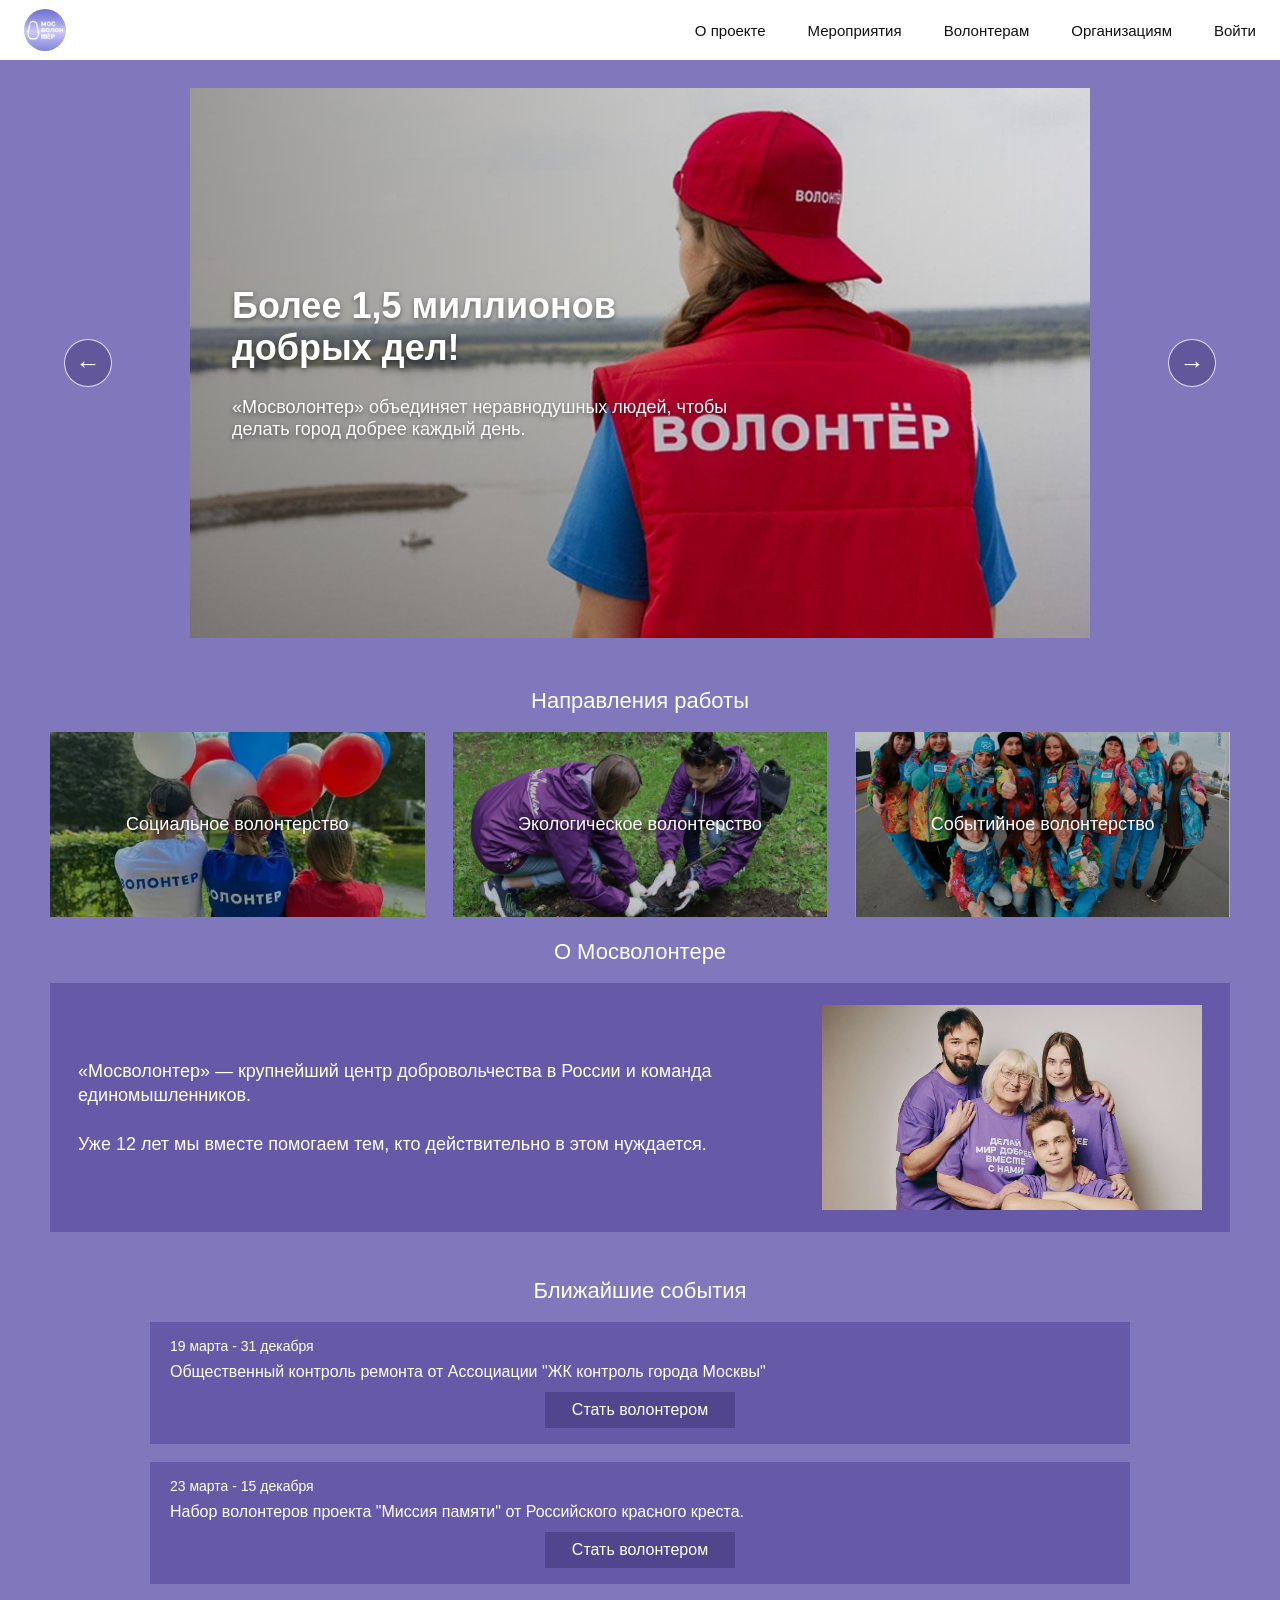
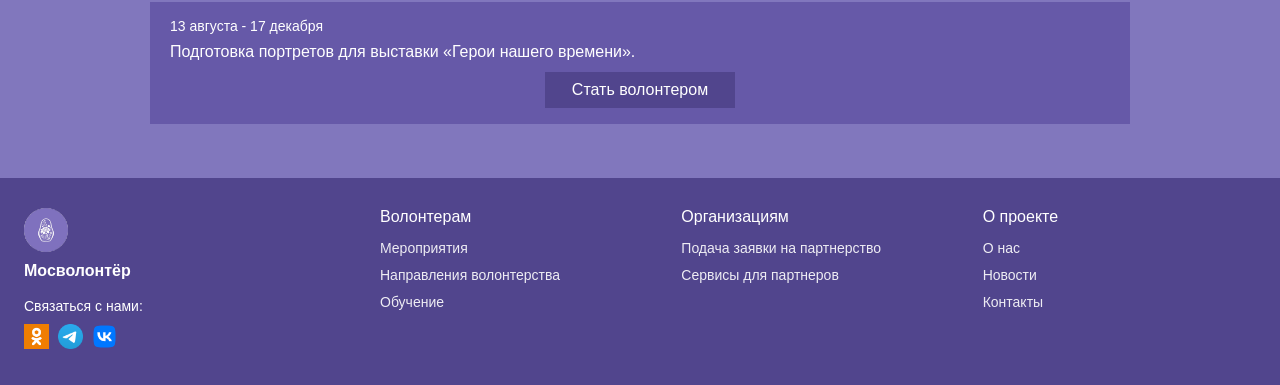
<file: index.html>
<!DOCTYPE html>
<html lang="ru">
<head>
    <meta charset="UTF-8">
    <meta name="viewport" content="width=device-width, initial-scale=1.0">
    <title>Мосволонтер - Главная</title>
    <link rel="stylesheet" href="style.css">
</head>
<body>
    <header class="header">
        <div class="logo">
            <img src="logo-matreshka.png" alt="Мосволонтер" class="logo-img">
        </div>
        <nav class="nav">
            <a href="#" id="nav-about">О проекте</a>
            <a href="#" id="nav-events">Мероприятия</a>
            <a href="#" data-modal="volunteers">Волонтерам</a>
            <a href="#" data-modal="organizations">Организациям</a>
            <a href="login.html" id="authLink">Войти</a>
        </nav>
    </header>

    <section class="hero">
        <button class="slider-arrow slider-prev" type="button" aria-label="Предыдущий слайд" id="prevBtn">
            &#8592;
        </button>

        <div class="slider-container">
            <div class="slider-track" id="sliderTrack">
                <div class="hero-slide" style="background-image: url('slide1.png');">
                    <div class="hero-copy">
                        <h1>Более 1,5 миллионов добрых дел!</h1>
                        <p>«Мосволонтер» объединяет неравнодушных людей, чтобы делать город добрее каждый день.</p>
                    </div>
                </div>
                <div class="hero-slide" style="background-image: url('slide2.png');">
                    <div class="hero-copy">
                        <h1>Найди свое направление</h1>
                        <p>Свыше 10 сфер — от экологии до событийного волонтерства. Выбирай то, что откликается тебе.</p>
                    </div>
                </div>
                <div class="hero-slide" style="background-image: url('slide3.png');">
                    <div class="hero-copy">
                        <h1>Москва помогает</h1>
                        <p>Помогай в сборе гуманитарной помощи для участников СВО и жителей новых регионов.</p>
                    </div>
                </div>
                <div class="hero-slide" style="background-image: url('slide4.png');">
                    <div class="hero-copy">
                        <h1>Твой путь начинается здесь</h1>
                        <p>Пройди бесплатные онлайн-курсы, получи книжку волонтера и открывай новые возможности.</p>
                    </div>
                </div>
            </div>
        </div>

        <button class="slider-arrow slider-next" type="button" aria-label="Следующий слайд" id="nextBtn">
            &#8594;
        </button>
    </section>

    <h2 class="section-title">Направления работы</h2>
    <div class="grid-container">
        <div class="card" data-modal="social">
            <img src="direction-social.png" alt="Социальное" class="card-img">
            <h3>Социальное волонтерство</h3>
        </div>
        <div class="card" data-modal="eco">
            <img src="direction-eco.png" alt="Экологическое" class="card-img">
            <h3>Экологическое волонтерство</h3>
        </div>
        <div class="card" data-modal="event">
            <img src="direction-event.png" alt="Событийное" class="card-img">
            <h3>Событийное волонтерство</h3>
        </div>
    </div>

    <h2 class="section-title" id="about">О Мосволонтере</h2>
    <div class="about-section">
        <div class="about-text">
            <p>«Мосволонтер» — крупнейший центр добровольчества в России и команда единомышленников.</p>
            <br>
            <p>Уже 12 лет мы вместе помогаем тем, кто действительно в этом нуждается.</p>
        </div>
        <img src="about.jpg" alt="Команда" class="about-img">
    </div>

    <h2 class="section-title" id="events">Ближайшие события</h2>
    <div class="events-container">
        <div class="event-item">
            <div class="event-info">
                <h4>19 марта - 31 декабря</h4>
                <p>Общественный контроль ремонта от Ассоциации "ЖК контроль города Москвы"</p>
            </div>
            <button class="btn btn-primary" onclick="window.location.href='register.html'">Стать волонтером</button>
        </div>
        <div class="event-item">
            <div class="event-info">
                <h4>23 марта - 15 декабря</h4>
                <p>Набор волонтеров проекта "Миссия памяти" от Российского красного креста.</p>
            </div>
            <button class="btn btn-primary" onclick="window.location.href='register.html'">Стать волонтером</button>
        </div>
        <div class="event-item">
            <div class="event-info">
                <h4>13 августа - 17 декабря</h4>
                <p>Подготовка портретов для выставки «Герои нашего времени».</p>
            </div>
            <button class="btn btn-primary" onclick="window.location.href='register.html'">Стать волонтером</button>
        </div>
    </div>

    <footer class="footer">
        <div class="footer-brand">
            <img src="logo.png" alt="Мосволонтер" class="footer-logo-img">
            <strong>Мосволонтёр</strong>
            <p>Связаться с нами:</p>
            <div class="social-links">
                <a href="#" aria-label="Одноклассники">
                    <img src="ok.png" alt="Одноклассники">
                </a>
                <a href="#" aria-label="Telegram">
                    <img src="tg.png" alt="Telegram">
                </a>
                <a href="#" aria-label="ВКонтакте">
                    <img src="vk.png" width="30px" alt="ВКонтакте">
                </a>
            </div>
        </div>
        <div class="footer-col">
            <h3>Волонтерам</h3>
            <a href="#" id="nav-events-footer">Мероприятия</a>
            <a href="#" data-modal="volunteers">Направления волонтерства</a>
            <a href="#" data-modal="volunteers">Обучение</a>
        </div>
        <div class="footer-col">
            <h3>Организациям</h3>
            <a href="#" data-modal="organizations">Подача заявки на партнерство</a>
            <a href="#" data-modal="organizations">Сервисы для партнеров</a>
        </div>
        <div class="footer-col">
            <h3>О проекте</h3>
            <a href="#" data-modal="about">О нас</a>
            <a href="#" data-modal="news">Новости</a>
            <a href="#" data-modal="contacts">Контакты</a>
        </div>
    </footer>

    <!-- Универсальное модальное окно -->
    <div class="modal" id="infoModal" aria-hidden="true">
        <div class="modal-content">
            <span class="close-modal" id="closeModal" aria-label="Закрыть">&times;</span>
            <div id="modalBody"></div>
        </div>
    </div>

    <script src="script.js"></script>
</body>
</html>
</file>
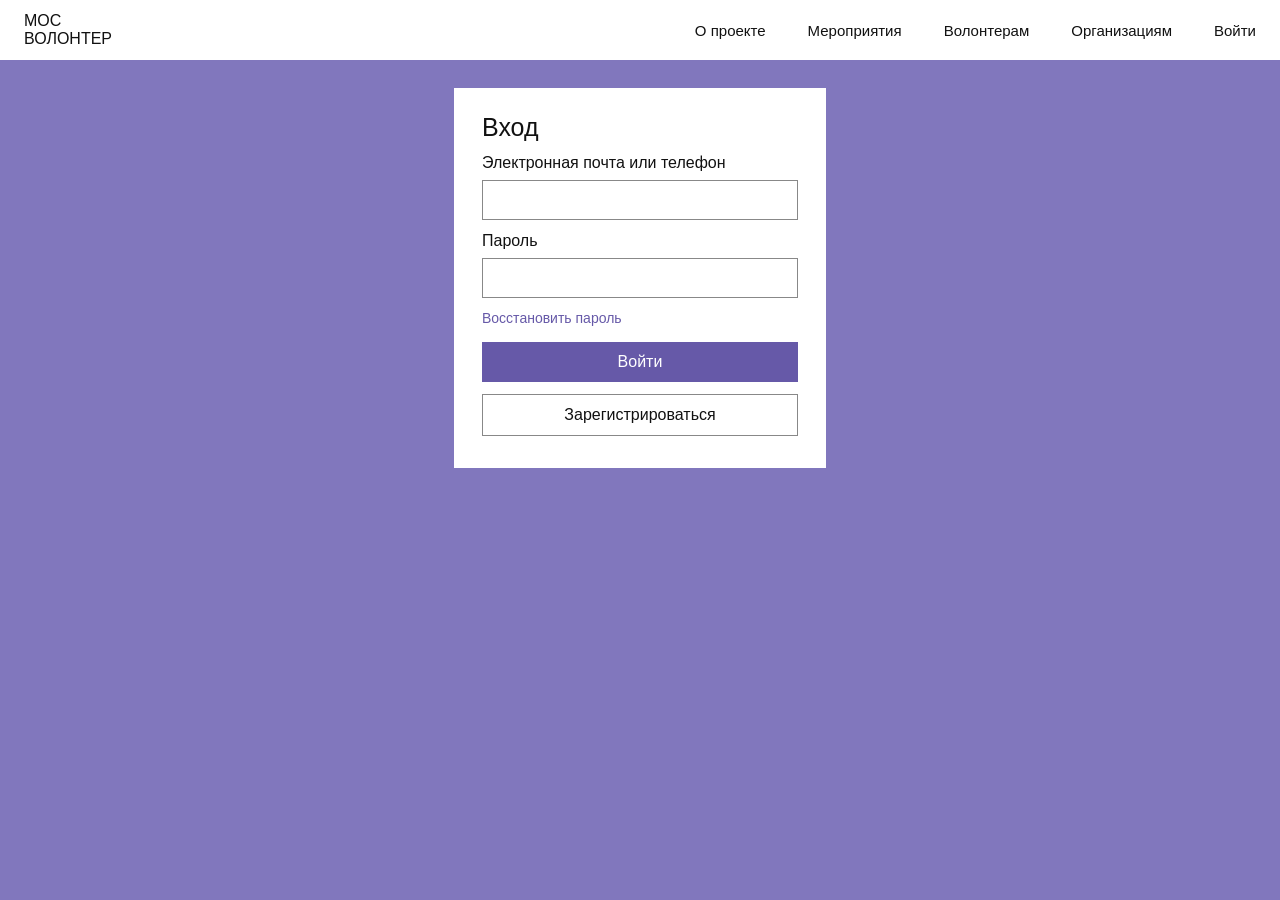
<file: login.html>
<!DOCTYPE html>
<html lang="ru">
<head>
    <meta charset="UTF-8">
    <meta name="viewport" content="width=device-width, initial-scale=1.0">
    <title>Вход - Мосволонтер</title>
    <link rel="stylesheet" href="style.css">
</head>
<body>
    <header class="header">
        <div class="logo">
            <div class="logo-icon">МОС<br>ВОЛОНТЕР</div>
        </div>
        <nav class="nav">
            <a href="index.html">О проекте</a>
            <a href="#">Мероприятия</a>
            <a href="#">Волонтерам</a>
            <a href="#">Организациям</a>
            <a href="index.html" id="authLink">Назад</a>
        </nav>
    </header>

    <main class="auth-wrapper">
        <div class="auth-card" style="max-width: 450px;">
            <h1>Вход</h1>
            
            <form id="loginForm">
                <div class="input-group">
                    <label for="loginEmail">Электронная почта или телефон</label>
                    <input type="text" id="loginEmail" required>
                </div>
                
                <div class="input-group">
                    <label for="loginPassword">Пароль</label>
                    <input type="password" id="loginPassword" required>
                </div>

                <a href="#" class="forgot-pass">Восстановить пароль</a>

                <button type="submit" class="btn btn-primary">Войти</button>
                <button type="button" class="btn btn-outline" onclick="window.location.href='register.html'">Зарегистрироваться</button>
            </form>
        </div>
    </main>
    
    <script src="script.js"></script>
</body>
</html>
</file>
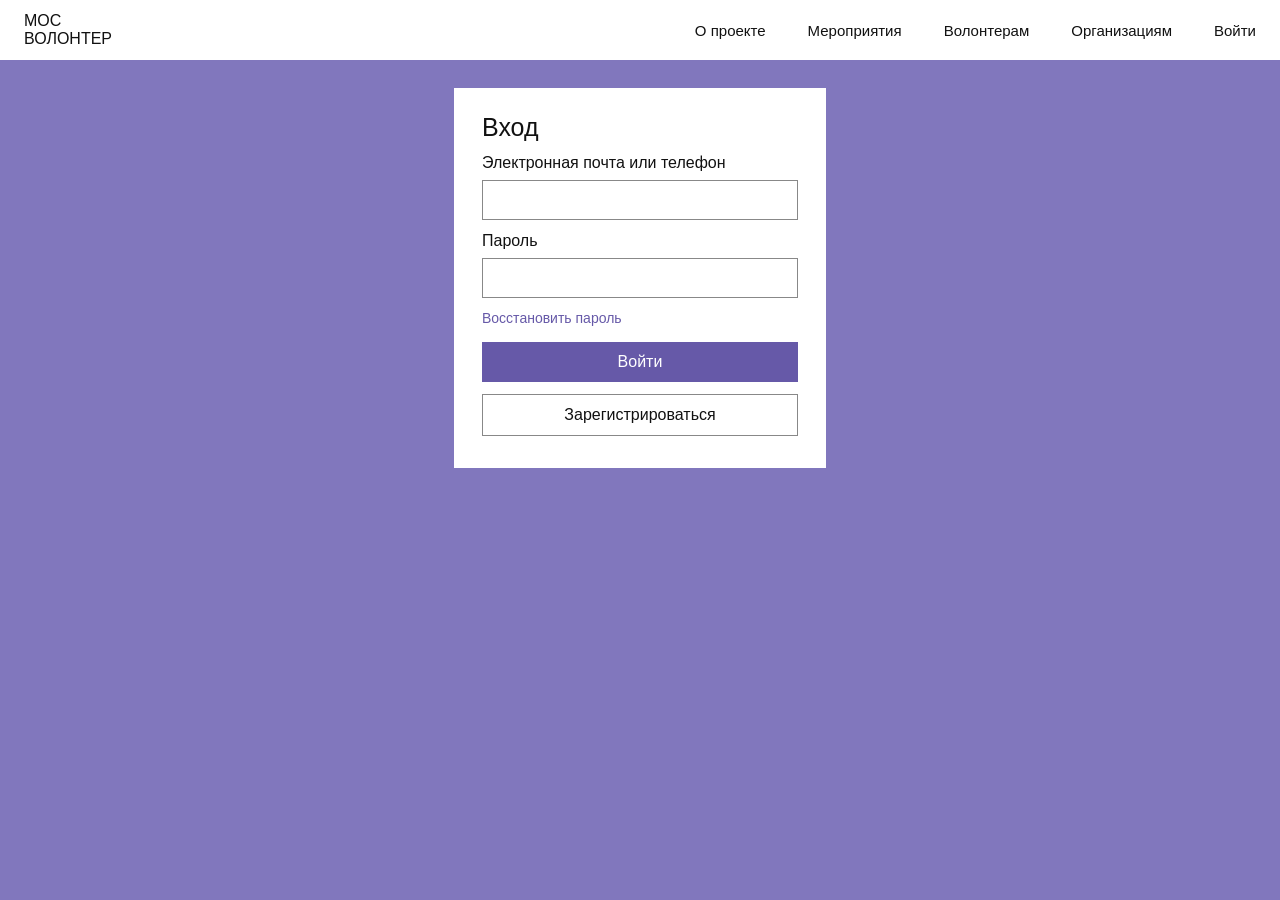
<file: profile.html>
<!DOCTYPE html>
<html lang="ru">
<head>
    <meta charset="UTF-8">
    <meta name="viewport" content="width=device-width, initial-scale=1.0">
    <title>Личный кабинет — Мосволонтер</title>
    <link rel="stylesheet" href="style.css">
    
    <!-- СТИЛИ ПРОФИЛЯ (ВСТРОЕНЫ, ЧТОБЫ ТОЧНО СРАБОТАЛИ) -->
    <style>
        .profile-wrapper {
            flex: 1;
            padding: 40px 20px 60px;
            display: flex;
            justify-content: center;
            background: #8177bd;
        }
        .profile-card {
            width: 100%;
            max-width: 900px;
            background: #fff;
            border-radius: 18px;
            padding: 30px 40px;
            box-shadow: 0 10px 30px rgba(40, 20, 80, 0.25);
            color: #333;
        }
        .profile-header {
            display: flex;
            align-items: center;
            gap: 20px;
            padding-bottom: 24px;
            margin-bottom: 24px;
            border-bottom: 1px solid #ebe7f7;
            flex-wrap: wrap;
        }
        .profile-avatar {
            width: 80px;
            height: 80px;
            flex: 0 0 80px;
            border-radius: 50%;
            background: linear-gradient(135deg, #8177bd, #51458d);
            color: #fff;
            font-size: 28px;
            font-weight: 600;
            display: flex;
            align-items: center;
            justify-content: center;
            letter-spacing: 1px;
        }
        .profile-info { flex: 1; min-width: 200px; }
        .profile-info h1 {
            margin: 0 0 6px;
            font-size: 26px;
            font-weight: 600;
            color: #222;
        }
        .profile-status {
            margin: 0;
            color: #8177bd;
            font-size: 15px;
            font-weight: 500;
        }
        .profile-logout {
            width: auto !important;
            padding: 9px 24px !important;
            margin: 0 !important;
        }
        .profile-grid {
            display: grid;
            grid-template-columns: 1fr 1fr;
            gap: 30px;
            margin-bottom: 30px;
        }
        .profile-block { margin-bottom: 30px; }
        .profile-block h2 {
            margin: 0 0 16px;
            font-size: 18px;
            font-weight: 600;
            color: #51458d;
            padding-left: 12px;
            border-left: 4px solid #8177bd;
        }
        .profile-row {
            display: flex;
            justify-content: space-between;
            padding: 10px 0;
            border-bottom: 1px dashed #ebe7f7;
            font-size: 15px;
        }
        .profile-row:last-child { border-bottom: none; }
        .profile-row span { color: #777; }
        .profile-row strong { color: #222; font-weight: 600; }
        .volunteer-book {
            background: linear-gradient(135deg, #f7f5fc, #efeaf9);
            border-radius: 14px;
            padding: 24px;
        }
        .book-stats {
            display: grid;
            grid-template-columns: repeat(3, 1fr);
            gap: 16px;
            margin-bottom: 20px;
            text-align: center;
        }
        .stat-value {
            display: block;
            font-size: 32px;
            font-weight: 700;
            color: #51458d;
            line-height: 1;
            margin-bottom: 8px;
        }
        .stat-label { font-size: 14px; color: #666; }
        .progress-wrap { margin-top: 10px; }
        .progress-label {
            font-size: 14px;
            color: #51458d;
            font-weight: 600;
            margin-bottom: 10px;
        }
        .progress-bar {
            height: 12px;
            background: #ddd7f0;
            border-radius: 6px;
            overflow: hidden;
        }
        .progress-fill {
            height: 100%;
            background: linear-gradient(90deg, #8177bd, #51458d);
            border-radius: 6px;
        }
        .progress-hint {
            margin-top: 8px;
            font-size: 13px;
            color: #777;
            text-align: right;
        }
        .profile-event {
            display: flex;
            align-items: center;
            justify-content: space-between;
            gap: 12px;
            padding: 16px 20px;
            background: #faf9fd;
            border-left: 4px solid #8177bd;
            border-radius: 10px;
            margin-bottom: 12px;
        }
        .profile-event h3 {
            margin: 0 0 6px;
            font-size: 16px;
            color: #222;
            font-weight: 600;
        }
        .profile-event small { color: #777; font-size: 14px; }
        .badge {
            display: inline-block;
            padding: 6px 14px;
            background: #8177bd;
            color: #fff;
            border-radius: 20px;
            font-size: 13px;
            font-weight: 500;
            white-space: nowrap;
        }
        .badge-muted { background: #ebe7f7; color: #6659a8; }
        .profile-actions {
            display: flex;
            gap: 16px;
            flex-wrap: wrap;
            margin-top: 20px;
            padding-top: 20px;
            border-top: 1px solid #ebe7f7;
        }
        .profile-actions .btn {
            width: auto !important;
            margin: 0 !important;
            padding: 12px 30px !important;
            text-decoration: none !important;
            display: inline-block;
        }
        @media (max-width: 600px) {
            .profile-wrapper { padding: 20px 10px 40px; }
            .profile-card { padding: 20px; border-radius: 14px; }
            .profile-grid { grid-template-columns: 1fr; gap: 0; }
            .profile-info h1 { font-size: 20px; }
            .profile-avatar { width: 60px; height: 60px; flex: 0 0 60px; font-size: 22px; }
            .stat-value { font-size: 26px; }
            .profile-event { flex-wrap: wrap; }
            .profile-actions .btn { width: 100% !important; text-align: center; }
        }
    </style>
</head>
<body>
    <header class="header">
        <div class="logo">
            <img src="logo-matreshka.png" alt="Мосволонтер" class="logo-img">
        </div>
        <nav class="nav">
            <a href="index.html">О проекте</a>
            <a href="index.html#events">Мероприятия</a>
            <a href="index.html">Волонтерам</a>
            <a href="index.html">Организациям</a>
            <a href="profile.html" id="authLink">Войти</a>
        </nav>
    </header>

    <main class="profile-wrapper">
        <div class="profile-card">
            <div class="profile-header">
                <div class="profile-avatar" id="profileAvatar">?</div>
                <div class="profile-info">
                    <h1 id="profileName">Волонтёр</h1>
                    <p class="profile-status">Волонтёр «Мосволонтера»</p>
                </div>
                <button class="btn btn-outline profile-logout" onclick="logoutUser()">Выйти</button>
            </div>

            <div class="profile-grid">
                <div class="profile-block">
                    <h2>Личные данные</h2>
                    <div class="profile-row"><span>Фамилия</span><strong id="pLastName">—</strong></div>
                    <div class="profile-row"><span>Имя</span><strong id="pFirstName">—</strong></div>
                    <div class="profile-row"><span>Отчество</span><strong id="pMiddleName">—</strong></div>
                    <div class="profile-row"><span>Дата рождения</span><strong id="pBirthDate">—</strong></div>
                </div>

                <div class="profile-block">
                    <h2>Контакты</h2>
                    <div class="profile-row"><span>Email</span><strong id="pEmail">—</strong></div>
                    <div class="profile-row"><span>Телефон</span><strong id="pPhone">—</strong></div>
                </div>
            </div>

            <div class="profile-block">
                <h2>Книжка волонтёра</h2>
                <div class="volunteer-book">
                    <div class="book-stats">
                        <div class="stat">
                            <span class="stat-value" id="statHours">24</span>
                            <span class="stat-label">часов</span>
                        </div>
                        <div class="stat">
                            <span class="stat-value" id="statEvents">3</span>
                            <span class="stat-label">мероприятия</span>
                        </div>
                        <div class="stat">
                            <span class="stat-value">2</span>
                            <span class="stat-label">направления</span>
                        </div>
                    </div>
                    <div class="progress-wrap">
                        <div class="progress-label">До статуса «Опытный волонтёр»</div>
                        <div class="progress-bar"><div class="progress-fill" style="width: 48%;"></div></div>
                        <div class="progress-hint">24 из 50 часов</div>
                    </div>
                </div>
            </div>

            <div class="profile-block">
                <h2>Ближайшие мероприятия</h2>
                <div class="profile-event">
                    <div>
                        <h3>Общественный контроль ремонта</h3>
                        <small>19 марта — 31 декабря</small>
                    </div>
                    <span class="badge">Записан</span>
                </div>
                <div class="profile-event">
                    <div>
                        <h3>Проект «Миссия памяти»</h3>
                        <small>23 марта — 15 декабря</small>
                    </div>
                    <span class="badge badge-muted">Доступно</span>
                </div>
                <div class="profile-event">
                    <div>
                        <h3>Выставка «Герои нашего времени»</h3>
                        <small>13 августа — 17 декабря</small>
                    </div>
                    <span class="badge badge-muted">Доступно</span>
                </div>
            </div>

            <div class="profile-actions">
                <a href="index.html#events" class="btn btn-primary">Найти мероприятие</a>
                <a href="index.html" class="btn btn-outline">На главную</a>
            </div>
        </div>
    </main>

    <script src="script.js"></script>
</body>
</html>
</file>
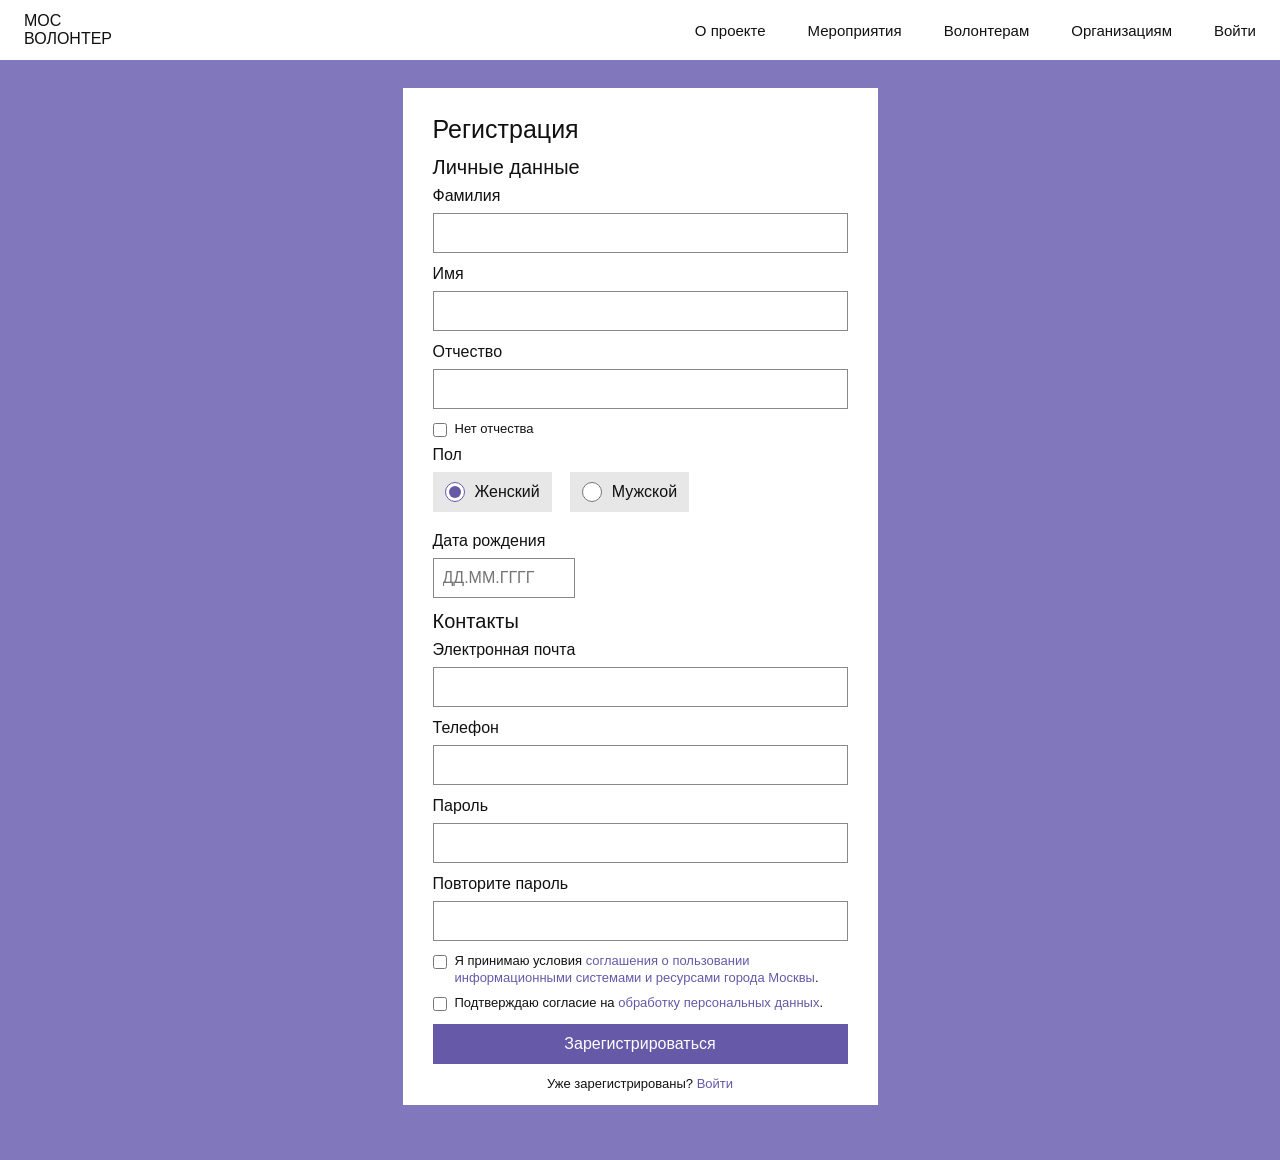
<file: register.html>
<!DOCTYPE html>
<html lang="ru">
<head>
    <meta charset="UTF-8">
    <meta name="viewport" content="width=device-width, initial-scale=1.0">
    <title>Регистрация - Мосволонтер</title>
    <link rel="stylesheet" href="style.css">
</head>
<body>
    <header class="header">
        <div class="logo">
            <div class="logo-icon">МОС<br>ВОЛОНТЕР</div>
        </div>
        <nav class="nav">
            <a href="index.html">О проекте</a>
            <a href="#">Мероприятия</a>
            <a href="#">Волонтерам</a>
            <a href="#">Организациям</a>
            <a href="index.html" id="authLink">Назад</a>
        </nav>
    </header>

    <main class="auth-wrapper">
        <div class="auth-card">
            <h1>Регистрация</h1>
            
            <form id="registerForm">
                <h2>Личные данные</h2>
                
                <div class="input-group">
                    <label for="lastName">Фамилия</label>
                    <input type="text" id="lastName" required>
                </div>
                
                <div class="input-group">
                    <label for="firstName">Имя</label>
                    <input type="text" id="firstName" required>
                </div>
                
                <div class="input-group">
                    <label for="middleName">Отчество</label>
                    <input type="text" id="middleName">
                </div>
                
                <div class="checkbox-group">
                    <input type="checkbox" id="noMiddleName">
                    <label for="noMiddleName">Нет отчества</label>
                </div>

                <div class="input-group">
                    <label>Пол</label>
                    <div class="radio-container">
                        <label class="radio-label">
                            <input type="radio" name="gender" value="female" checked>
                            <span>Женский</span>
                        </label>
                        <label class="radio-label">
                            <input type="radio" name="gender" value="male">
                            <span>Мужской</span>
                        </label>
                    </div>
                </div>

                <div class="input-group">
                    <label for="birthDate">Дата рождения</label>
                    <input type="text" id="birthDate" placeholder="ДД.ММ.ГГГГ" maxlength="10" required>
                </div>

                <h2>Контакты</h2>
                
                <div class="input-group">
                    <label for="email">Электронная почта</label>
                    <input type="email" id="email" required>
                </div>
                
                <div class="input-group">
                    <label for="phone">Телефон</label>
                    <input type="tel" id="phone" required>
                </div>

                <div class="input-group">
                    <label for="password">Пароль</label>
                    <input type="password" id="password" required>
                </div>

                <div class="input-group">
                    <label for="confirmPassword">Повторите пароль</label>
                    <input type="password" id="confirmPassword" required>
                </div>

                <div class="checkbox-group">
                    <input type="checkbox" id="terms" required>
                    <label for="terms">Я принимаю условия <a href="#">соглашения о пользовании информационными системами и ресурсами города Москвы</a>.</label>
                </div>
                <div class="checkbox-group">
                    <input type="checkbox" id="personalData" required>
                    <label for="personalData">Подтверждаю согласие на <a href="#">обработку персональных данных</a>.</label>
                </div>
                <button type="submit" class="btn btn-primary">Зарегистрироваться</button>
                
                <div class="text-center">
                    Уже зарегистрированы? <a href="login.html">Войти</a>
                </div>
            </form>
        </div>
    </main>

    <script src="script.js"></script>
</body>
</html>
</file>
<file: style.css>
/* Общие настройки */
:root {
    --purple: #8177bd;
    --purple-dark: #6659a8;
    --purple-deep: #51458d;
    --white: #fff;
    --text: #111;
    --muted: #777;
}
* { margin: 0; padding: 0; box-sizing: border-box; }
html { scroll-behavior: smooth; }
body {
    min-height: 100vh;
    display: flex;
    flex-direction: column;
    background: var(--purple);
    color: var(--text);
    font-family: Arial, Helvetica, sans-serif;
}
a { color: var(--purple-dark); text-decoration: none; }
a:hover { text-decoration: underline; }

/* Шапка */
.header {
    height: 60px;
    flex: 0 0 60px;
    padding: 0 24px;
    display: flex;
    align-items: center;
    justify-content: space-between;
    gap: 24px;
    background: #fff;
    position: relative;
    z-index: 2;
}
.logo-img {
    width: 42px;
    height: 42px;
    object-fit: contain;   /* чтобы картинка не искажалась */
    display: block;
    border-radius: 50%;    /* если нужен круглый логотип */
}
.nav { display: flex; align-items: center; justify-content: flex-end; gap: clamp(16px, 4vw, 42px); }
.nav a { color: #111; font-size: 15px; white-space: nowrap; }

/* Главный экран */
/* Главный экран */
.hero {
    min-height: 315px;
    padding: 28px 64px;
    display: flex; align-items: center; justify-content: space-between;
    gap: 22px;
    background: #8177bd;
    overflow: hidden; /* Важно для слайдера */
}

/* Контейнер слайдера */
.slider-container {
    flex: 1;
    min-width: 0;
    max-width: 900px;
    overflow: hidden;
    position: relative;
}

/* Дорожка слайдов */
.slider-track {
    display: flex;
    transition: transform 0.4s ease-in-out;
    height: 100%;
}

.hero-slide {
    min-width: 100%;
    min-height: 550px;
    display: flex; align-items: center;
    padding: 28px 42px;
    background-size: cover;
    background-position: center;
    background-repeat: no-repeat;
    position: relative;
}

/* Градиентная заливка для затемнения картинки */
.hero-slide::before {
    content: "";
    position: absolute;
    inset: 0;
    background: linear-gradient(90deg, rgba(0,0,0,.38), rgba(0,0,0,.03));
    z-index: 1;
}

.hero-copy { 
    position: relative;
    z-index: 2;
    max-width: 540px; 
    color: #fff; 
    text-shadow: 0 2px 5px rgba(0,0,0,.45); 
}
.hero h1 { max-width: 500px; font-size: clamp(25px, 3vw, 36px); line-height: 1.15; margin-bottom: 28px; }
.hero p { max-width: 500px; font-size: 18px; line-height: 1.25; }

/* Стрелки слайдера */
.slider-arrow {
    width: 48px;
    height: 48px;
    flex-shrink: 0;
    display: flex;
    align-items: center;
    justify-content: center;
    border: 1px solid rgba(255, 255, 255, 0.8);
    border-radius: 50%;
    background: rgba(40, 30, 90, 0.35);
    color: #fff;
    font-size: 25px;
    font-weight: 300;
    cursor: pointer;
    transition: all 0.3s ease;
    z-index: 2;
}

.slider-arrow:hover {
    background: #fff;
    color: #6659a8;
    transform: scale(1.1);
}

/* Разделы главной */
.section-title {
    margin: 22px 0 18px;
    color: #fff; text-align: center; font-size: 22px; font-weight: 400;
}
.grid-container {
    max-width: 1180px; width: calc(100% - 48px);
    margin: 0 auto; padding: 0;
    display: grid; grid-template-columns: repeat(3, minmax(0, 1fr)); gap: 28px;
}
.card { height: 185px; position: relative; overflow: hidden; background: #6559a6; }
.card-img { width: 100%; height: 100%; display: block; object-fit: cover; }
.card::after { content: ""; position: absolute; inset: 0; background: rgba(0,0,0,.24); }
.card h3 {
    position: absolute; z-index: 1; inset: 0;
    display: flex; align-items: center; justify-content: center;
    padding: 18px; color: #fff; text-align: center; font-size: 18px; font-weight: 400;
    text-shadow: 0 1px 4px rgba(0,0,0,.45);
}
.about-section {
    max-width: 1180px; width: calc(100% - 48px);
    margin: 0 auto 24px; padding: 22px 28px;
    display: flex; align-items: center; gap: 30px;
    color: #fff; background: var(--purple-dark);
}
.about-text { flex: 1; font-size: 18px; line-height: 1.35; }
.about-text p + p { margin-top: 24px; }
.about-img { width: 38%; max-width: 380px; height: 205px; object-fit: cover; }
.events-container { max-width: 980px; width: calc(100% - 48px); margin: 0 auto 36px; }
.event-item {
    margin-bottom: 18px; padding: 16px 20px;
    background: var(--purple-dark); color: #fff;
    display: flex; flex-direction: column; align-items: center; gap: 10px;
    text-align: left;
}
.event-info { width: 100%; }
.event-info h4 { margin-bottom: 8px; font-size: 14px; font-weight: 400; }
.event-info p { font-size: 16px; line-height: 1.25; }
.event-item .btn { width: auto; min-width: 190px; margin: 0; padding: 9px 20px; }

/* Подвал */
.footer {
    margin-top: auto; padding: 30px 24px 36px;
    display: grid; grid-template-columns: 1.2fr 1fr 1fr 1fr;
    gap: 28px; background: var(--purple-deep); color: #fff;
}
.footer-brand { display: flex; flex-direction: column; align-items: flex-start; gap: 10px; }
.footer-logo-img {
    width: 44px;
    height: 44px;
    object-fit: contain;
    display: block;
    border-radius: 50%;
}
.footer-brand p { margin-top: 8px; font-size: 14px; }
.social-links { display: flex; gap: 9px; }
.social-links a {
    width: 25px;
    height: 25px;
    overflow: hidden;          /* обрезаем белые поля */
    border-radius: 6px;        /* под форму синего квадрата ВК */
    display: inline-flex;
    align-items: center;
    justify-content: center;
    background: none;
    padding: 0;
    flex: 0 0 25px;    
}
.social-links a:first-child {
    border-radius: 0;
}
.social-links img {
    width: 100%;
    height: 100%;
    object-fit: contain;
    display: block;
}
.social-links a[aria-label="ВКонтакте"] img {
    transform: scale(1.45);
    transform-origin: center;
}
.footer-col h3 { margin-bottom: 14px; font-size: 16px; font-weight: 400; }
.footer-col a { display: block; margin-bottom: 11px; color: #fff; font-size: 14px; opacity: .9; }

/* Страницы входа и регистрации */
.auth-wrapper {
    flex: 1; display: flex; justify-content: center; align-items: flex-start;
    padding: 28px 20px 55px;
}
.auth-card {
    width: 100%; max-width: 475px; padding: 26px 30px 14px;
    background: #fff;
}
.auth-card[style*="450px"] { max-width: 372px !important; padding: 24px 28px 20px; }
.auth-card h1 { margin-bottom: 12px; font-size: 25px; line-height: 1.2; font-weight: 500; }
.auth-card h2 { margin: 12px 0 8px; font-size: 20px; font-weight: 500; }
.input-group { display: flex; flex-direction: column; margin-bottom: 12px; }
.input-group label { margin-bottom: 8px; font-size: 16px; }
.input-group input[type="text"],
.input-group input[type="email"],
.input-group input[type="tel"],
.input-group input[type="password"] {
    width: 100%; height: 40px; padding: 7px 9px;
    border: 1px solid #888; border-radius: 0; background: #fff; font-size: 16px;
}
.input-group input:focus { outline: 1px solid var(--purple-dark); border-color: var(--purple-dark); }
.checkbox-group { display: flex; align-items: flex-start; gap: 8px; margin: 8px 0; font-size: 13px; line-height: 1.3; }
.checkbox-group input { width: 14px; height: 14px; flex: 0 0 14px; margin-top: 2px; accent-color: var(--purple-dark); }
.checkbox-group label { overflow-wrap: anywhere; }
.radio-container { display: flex; gap: 18px; }
.radio-label {
    display: flex; align-items: center; gap: 10px; width: auto;
    padding: 10px 12px; background: #e7e7e7; cursor: pointer; font-size: 14px;
}
.radio-label input[type="radio"] { width: 20px; height: 20px; accent-color: var(--purple-dark); }
#birthDate { max-width: 142px; }
.btn {
    display: block; width: 100%; padding: 11px 14px; margin: 12px 0;
    border: 0; border-radius: 0; text-align: center; font-size: 16px; cursor: pointer;
}
.btn-primary { color: #fff; background: var(--purple-dark); }
.btn-primary:hover { background: #51458d; }
.btn-outline { color: #111; background: #fff; border: 1px solid #888; }
.btn-outline:hover { background: #f2f2f2; }
.forgot-pass { display: block; margin: 2px 0 16px; font-size: 14px; }
.text-center { margin-top: 12px; text-align: center; font-size: 13px; }

/* Планшеты и телефоны */
@media (max-width: 760px) {
    .header { height: auto; min-height: 58px; padding: 8px 14px; gap: 12px; }
    .logo-icon { width: 36px; height: 36px; flex: 0 0 36px; }
    .nav { gap: 12px; flex-wrap: wrap; }
    .nav a { font-size: 12px; }
    .hero { min-height: 270px; padding: 22px 14px; gap: 10px; }
    .hero-slide { min-height: 210px; padding: 20px; }
    .hero p { font-size: 15px; }
    .slider-arrow { width: 30px; height: 30px; flex-basis: 30px; font-size: 24px; }
    .grid-container { grid-template-columns: repeat(2, minmax(0, 1fr)); gap: 14px; width: calc(100% - 32px); }
    .card { height: 145px; }
    .card h3 { font-size: 15px; }
    .about-section { width: calc(100% - 32px); padding: 18px; gap: 16px; }
    .about-text { font-size: 15px; }
    .about-img { width: 42%; height: 150px; }
    .events-container { width: calc(100% - 32px); }
    .footer { grid-template-columns: repeat(2, minmax(0, 1fr)); padding: 25px 18px; }
}
@media (max-width: 480px) {
    .header { align-items: flex-start; }
    .nav { justify-content: flex-end; gap: 7px 12px; }
    .nav a { font-size: 11px; }
    .hero { padding: 16px 8px; }
    .hero-slide { min-height: 190px; padding: 15px; }
    .hero h1 { font-size: 23px; margin-bottom: 14px; }
    .hero p { font-size: 13px; }
    .slider-arrow { width: 25px; height: 25px; flex-basis: 25px; font-size: 20px; }
    .section-title { font-size: 19px; }
    .grid-container { grid-template-columns: 1fr 1fr; gap: 10px; }
    .card { height: 115px; }
    .card h3 { font-size: 12px; padding: 8px; }
    .about-section { flex-direction: column; align-items: stretch; }
    .about-img { width: 100%; max-width: none; height: 180px; }
    .event-info p { font-size: 14px; }
    .footer { gap: 22px 14px; }
    .footer-col h3 { font-size: 14px; }
    .footer-col a { font-size: 12px; }
    .auth-wrapper { padding: 22px 12px 35px; }
    .auth-card, .auth-card[style*="450px"] { max-width: 100% !important; padding: 22px 18px 16px; }
}

/* Кнопки "Стать волонтером" — темнее фона блока */
.event-item .btn-primary {
    background: var(--purple-deep);   /* #51458d — как было при hover */
}

/* И при наведении делаем ещё темнее (или светлее — на выбор) */
.event-item .btn-primary:hover {
    background: #3f356e;              /* глубже и заметнее */
}

/* ============================================================
   МОДАЛЬНЫЕ ОКНА — ФИНАЛЬНАЯ ВЕРСИЯ
   ============================================================ */

/* Карточки направлений */
.card {
    cursor: pointer;
    transition: transform 0.3s ease, box-shadow 0.3s ease;
}
.card:hover {
    transform: translateY(-6px);
    box-shadow: 0 12px 28px rgba(40, 20, 80, 0.32);
}

/* Затемненный фон */
#infoModal.modal {
    display: none;
    position: fixed;
    inset: 0;
    z-index: 9999;
    background: rgba(35, 25, 70, 0.75);
    backdrop-filter: blur(6px);
    -webkit-backdrop-filter: blur(6px);
}

/* Оверлей с Flex-центрированием */
#infoModal.modal.show {
    display: flex !important;
    align-items: center;      /* Центрирование по вертикали */
    justify-content: center;  /* Центрирование по горизонтали */
    padding: 20px;
    overflow-y: auto;
    animation: modalFadeIn 0.25s ease;
}

/* Само окно */
#infoModal .modal-content {
    position: relative;
    background: #fff !important;
    width: 100%;
    max-width: 580px;
    max-height: 90vh; /* Чтобы не вылезало за экран */
    overflow-y: auto; /* Скролл внутри окна, если текст длинный */
    border-radius: 20px !important;
    border: none !important;
    box-shadow: 0 30px 80px rgba(30, 15, 70, 0.5) !important;
    margin: auto; /* Страховка для центрирования */
    padding: 0 !important;
    text-align: left;
}

/* Кнопка закрытия */
#infoModal .close-modal {
    position: absolute !important;
    top: 16px !important;
    right: 16px !important;
    width: 40px;
    height: 40px;
    border-radius: 50%;
    background: rgba(255, 255, 255, 0.2) !important;
    color: #fff !important;
    font-size: 24px !important;
    line-height: 38px !important;
    text-align: center;
    cursor: pointer;
    transition: background 0.25s, transform 0.35s;
    z-index: 10;
}
#infoModal .close-modal:hover {
    background: rgba(255, 255, 255, 0.4) !important;
    transform: rotate(90deg) scale(1.1);
}

/* Внутренние отступы для контента */
#infoModal #modalBody {
    padding: 0 30px 30px 30px;
}

/* Фиолетовая шапка (растягиваем на всю ширину с помощью отрицательных отступов) */
#infoModal #modalBody h2 {
    margin: 0 -30px 24px -30px !important;
    padding: 30px 70px 30px 30px !important;
    background: linear-gradient(135deg, #8177bd 0%, #6659a8 55%, #51458d 100%) !important;
    color: #fff !important;
    font-size: 23px !important;
    font-weight: 500 !important;
    position: relative;
    line-height: 1.25;
}
/* Белая полоска под заголовком */
#infoModal #modalBody h2::after {
    content: '';
    position: absolute;
    bottom: 16px;
    left: 30px;
    width: 56px;
    height: 3px;
    background: #fff;
    border-radius: 2px;
    opacity: 0.85;
}

/* Текст и списки */
#infoModal #modalBody p {
    margin: 0 0 16px 0 !important;
    line-height: 1.6 !important;
    color: #444 !important;
    font-size: 15px !important;
}
#infoModal #modalBody h3 {
    margin: 24px 0 12px 0 !important;
    font-size: 17px !important;
    font-weight: 600 !important;
    color: #51458d !important;
    display: flex;
    align-items: center;
    gap: 10px;
}
#infoModal #modalBody h3::before {
    content: '';
    width: 4px;
    height: 17px;
    background: linear-gradient(180deg, #8177bd, #51458d);
    border-radius: 2px;
    flex-shrink: 0;
}
#infoModal #modalBody ul {
    margin: 0 0 20px 0 !important;
    padding-left: 0 !important;
    list-style: none !important;
}
#infoModal #modalBody li {
    position: relative;
    padding-left: 22px !important;
    margin-bottom: 12px !important;
    line-height: 1.5 !important;
    color: #444 !important;
    font-size: 15px !important;
}
#infoModal #modalBody li::before {
    content: '';
    position: absolute;
    left: 0;
    top: 9px;
    width: 7px;
    height: 7px;
    background: #8177bd;
    border-radius: 50%;
}
#infoModal #modalBody li strong {
    color: #51458d !important;
}
#infoModal #modalBody a {
    color: #6659a8 !important;
    text-decoration: underline;
}

/* ===== CTA-кнопка в модалке ===== */
#infoModal .modal-cta-wrap {
    margin-top: 24px !important;
    text-align: left;
}

#infoModal #modalBody button.modal-cta {
    display: inline-block !important;
    padding: 12px 26px !important;
    background: linear-gradient(135deg, #8177bd 0%, #6659a8 100%) !important;
    color: #ffffff !important;
    -webkit-text-fill-color: #ffffff !important;
    border: 0 !important;
    outline: 0;
    border-radius: 10px !important;
    font-family: Arial, Helvetica, sans-serif !important;
    font-size: 15px !important;
    font-weight: 500 !important;
    line-height: 1.2 !important;
    cursor: pointer !important;
    box-shadow: none !important;
    transition: transform 0.2s, box-shadow 0.2s, background 0.2s !important;
}

#infoModal #modalBody button.modal-cta:hover,
#infoModal #modalBody button.modal-cta:focus {
    background: linear-gradient(135deg, #6659a8 0%, #51458d 100%) !important;
    color: #ffffff !important;
    -webkit-text-fill-color: #ffffff !important;
    transform: translateY(-2px) !important;
    box-shadow: none !important;
    text-decoration: none !important;
}
/* Блок новостей */
#infoModal .news-item {
    padding: 16px 20px !important;
    margin-bottom: 14px !important;
    background: #f5f3fb !important;
    border-left: 4px solid #8177bd !important;
    border-radius: 10px;
}
#infoModal .news-item h3 {
    margin: 0 0 5px 0 !important;
    padding: 0 !important;
    font-size: 16px !important;
    color: #51458d !important;
    display: block !important;
}
#infoModal .news-item h3::before {
    display: none !important;
}
#infoModal .news-item small {
    display: block;
    color: #8177bd !important;
    font-size: 12px !important;
    margin-bottom: 8px !important;
    font-weight: 600;
}
#infoModal .news-item p {
    margin: 0 !important;
    font-size: 14px !important;
}

@keyframes modalFadeIn {
    from { opacity: 0; }
    to   { opacity: 1; }
}

@media (max-width: 600px) {
    #infoModal .modal-content {
        max-height: 95vh;
    }
    #infoModal #modalBody {
        padding: 0 20px 20px 20px;
    }
    #infoModal #modalBody h2 {
        margin: 0 -20px 20px -20px !important;
        padding: 24px 60px 24px 20px !important;
        font-size: 19px !important;
    }
    #infoModal #modalBody h2::after {
        left: 20px;
        bottom: 12px;
    }
}

/* ============================================================
   ЛИЧНЫЙ КАБИНЕТ
   ============================================================ */
.profile-wrapper {
    flex: 1;
    padding: 30px 20px 50px;
    display: flex;
    justify-content: center;
}
.profile-card {
    width: 100%;
    max-width: 900px;
    background: #fff;
    border-radius: 18px;
    padding: 30px;
    box-shadow: 0 10px 30px rgba(40, 20, 80, 0.18);
}

/* Шапка профиля */
.profile-header {
    display: flex;
    align-items: center;
    gap: 20px;
    padding-bottom: 24px;
    margin-bottom: 24px;
    border-bottom: 1px solid #ebe7f7;
    flex-wrap: wrap;
}
.profile-avatar {
    width: 72px;
    height: 72px;
    flex: 0 0 72px;
    border-radius: 50%;
    background: linear-gradient(135deg, #8177bd, #51458d);
    color: #fff;
    font-size: 26px;
    font-weight: 600;
    display: flex;
    align-items: center;
    justify-content: center;
    letter-spacing: 1px;
}
.profile-info { flex: 1; min-width: 200px; }
.profile-info h1 {
    margin: 0 0 4px;
    font-size: 24px;
    font-weight: 600;
    color: #222;
}
.profile-status {
    margin: 0;
    color: #8177bd;
    font-size: 14px;
    font-weight: 500;
}
.profile-logout {
    width: auto !important;
    padding: 9px 20px !important;
    margin: 0 !important;
}

/* Сетка */
.profile-grid {
    display: grid;
    grid-template-columns: 1fr 1fr;
    gap: 20px;
    margin-bottom: 24px;
}
.profile-block {
    margin-bottom: 24px;
}
.profile-block h2 {
    margin: 0 0 14px;
    font-size: 17px;
    font-weight: 600;
    color: #51458d;
    padding-left: 12px;
    border-left: 4px solid #8177bd;
}
.profile-row {
    display: flex;
    justify-content: space-between;
    padding: 9px 0;
    border-bottom: 1px dashed #ebe7f7;
    font-size: 15px;
}
.profile-row:last-child { border-bottom: none; }
.profile-row span { color: #777; }
.profile-row strong { color: #222; font-weight: 500; }

/* Книжка волонтёра */
.volunteer-book {
    background: linear-gradient(135deg, #f7f5fc, #efeaf9);
    border-radius: 14px;
    padding: 22px;
}
.book-stats {
    display: grid;
    grid-template-columns: repeat(3, 1fr);
    gap: 16px;
    margin-bottom: 20px;
    text-align: center;
}
.stat-value {
    display: block;
    font-size: 28px;
    font-weight: 700;
    color: #51458d;
    line-height: 1;
    margin-bottom: 6px;
}
.stat-label {
    font-size: 13px;
    color: #777;
}
.progress-wrap { margin-top: 10px; }
.progress-label {
    font-size: 14px;
    color: #51458d;
    font-weight: 500;
    margin-bottom: 8px;
}
.progress-bar {
    height: 10px;
    background: #ddd7f0;
    border-radius: 6px;
    overflow: hidden;
}
.progress-fill {
    height: 100%;
    background: linear-gradient(90deg, #8177bd, #51458d);
    border-radius: 6px;
    transition: width 0.6s ease;
}
.progress-hint {
    margin-top: 6px;
    font-size: 12px;
    color: #777;
    text-align: right;
}

/* Мероприятия в профиле */
.profile-event {
    display: flex;
    align-items: center;
    justify-content: space-between;
    gap: 12px;
    padding: 14px 18px;
    background: #faf9fd;
    border-left: 4px solid #8177bd;
    border-radius: 10px;
    margin-bottom: 10px;
}
.profile-event h3 {
    margin: 0 0 4px;
    font-size: 15px;
    color: #222;
    font-weight: 500;
}
.profile-event small { color: #777; font-size: 13px; }
.badge {
    display: inline-block;
    padding: 5px 12px;
    background: #8177bd;
    color: #fff;
    border-radius: 20px;
    font-size: 12px;
    font-weight: 500;
    white-space: nowrap;
}
.badge-muted {
    background: #ebe7f7;
    color: #6659a8;
}

/* Кнопки внизу профиля */
.profile-actions {
    display: flex;
    gap: 12px;
    flex-wrap: wrap;
    margin-top: 10px;
}
.profile-actions .btn {
    width: auto !important;
    margin: 0 !important;
    padding: 11px 24px !important;
    text-decoration: none !important;
}

/* Адаптив */
@media (max-width: 600px) {
    .profile-card { padding: 22px 18px; }
    .profile-grid { grid-template-columns: 1fr; gap: 0; }
    .profile-info h1 { font-size: 20px; }
    .profile-header { gap: 14px; }
    .profile-avatar { width: 60px; height: 60px; flex: 0 0 60px; font-size: 22px; }
    .stat-value { font-size: 24px; }
    .profile-event { flex-wrap: wrap; }
    .profile-actions .btn { width: 100% !important; text-align: center; }
}
</file>
